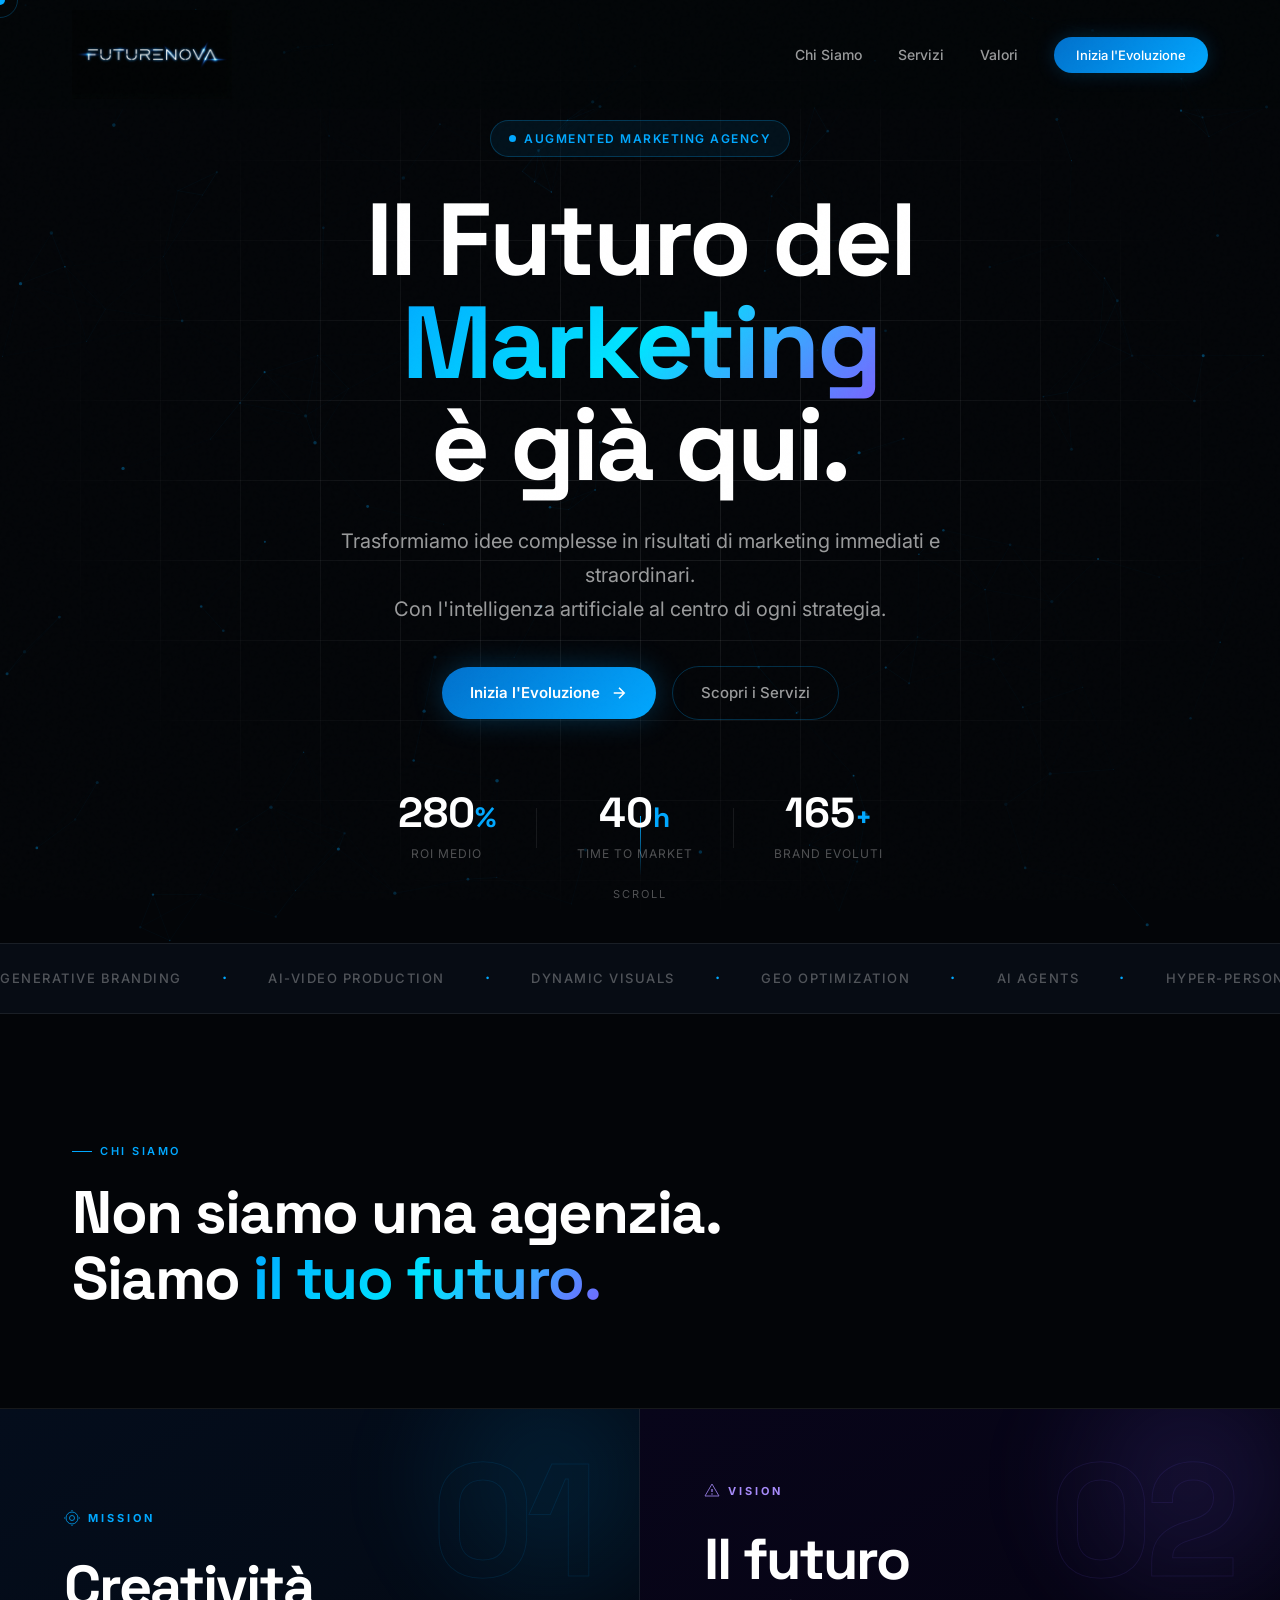
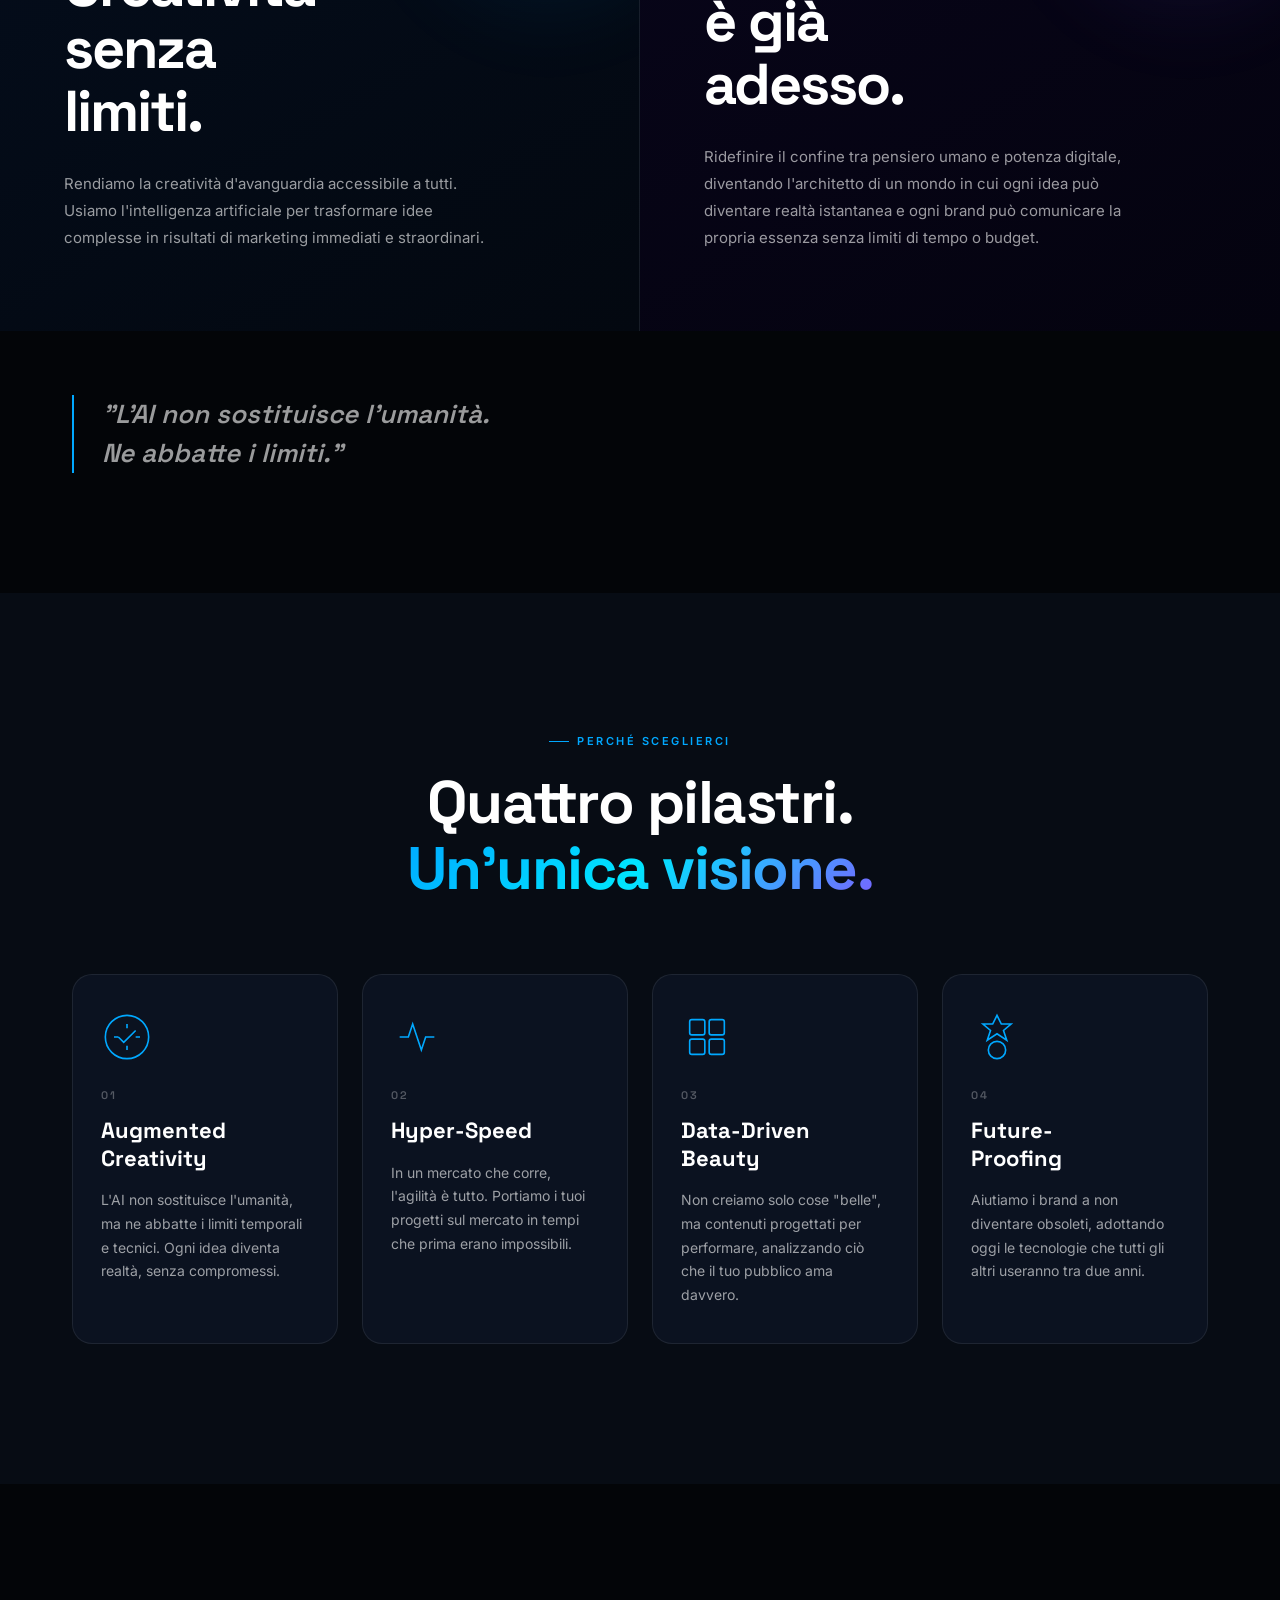
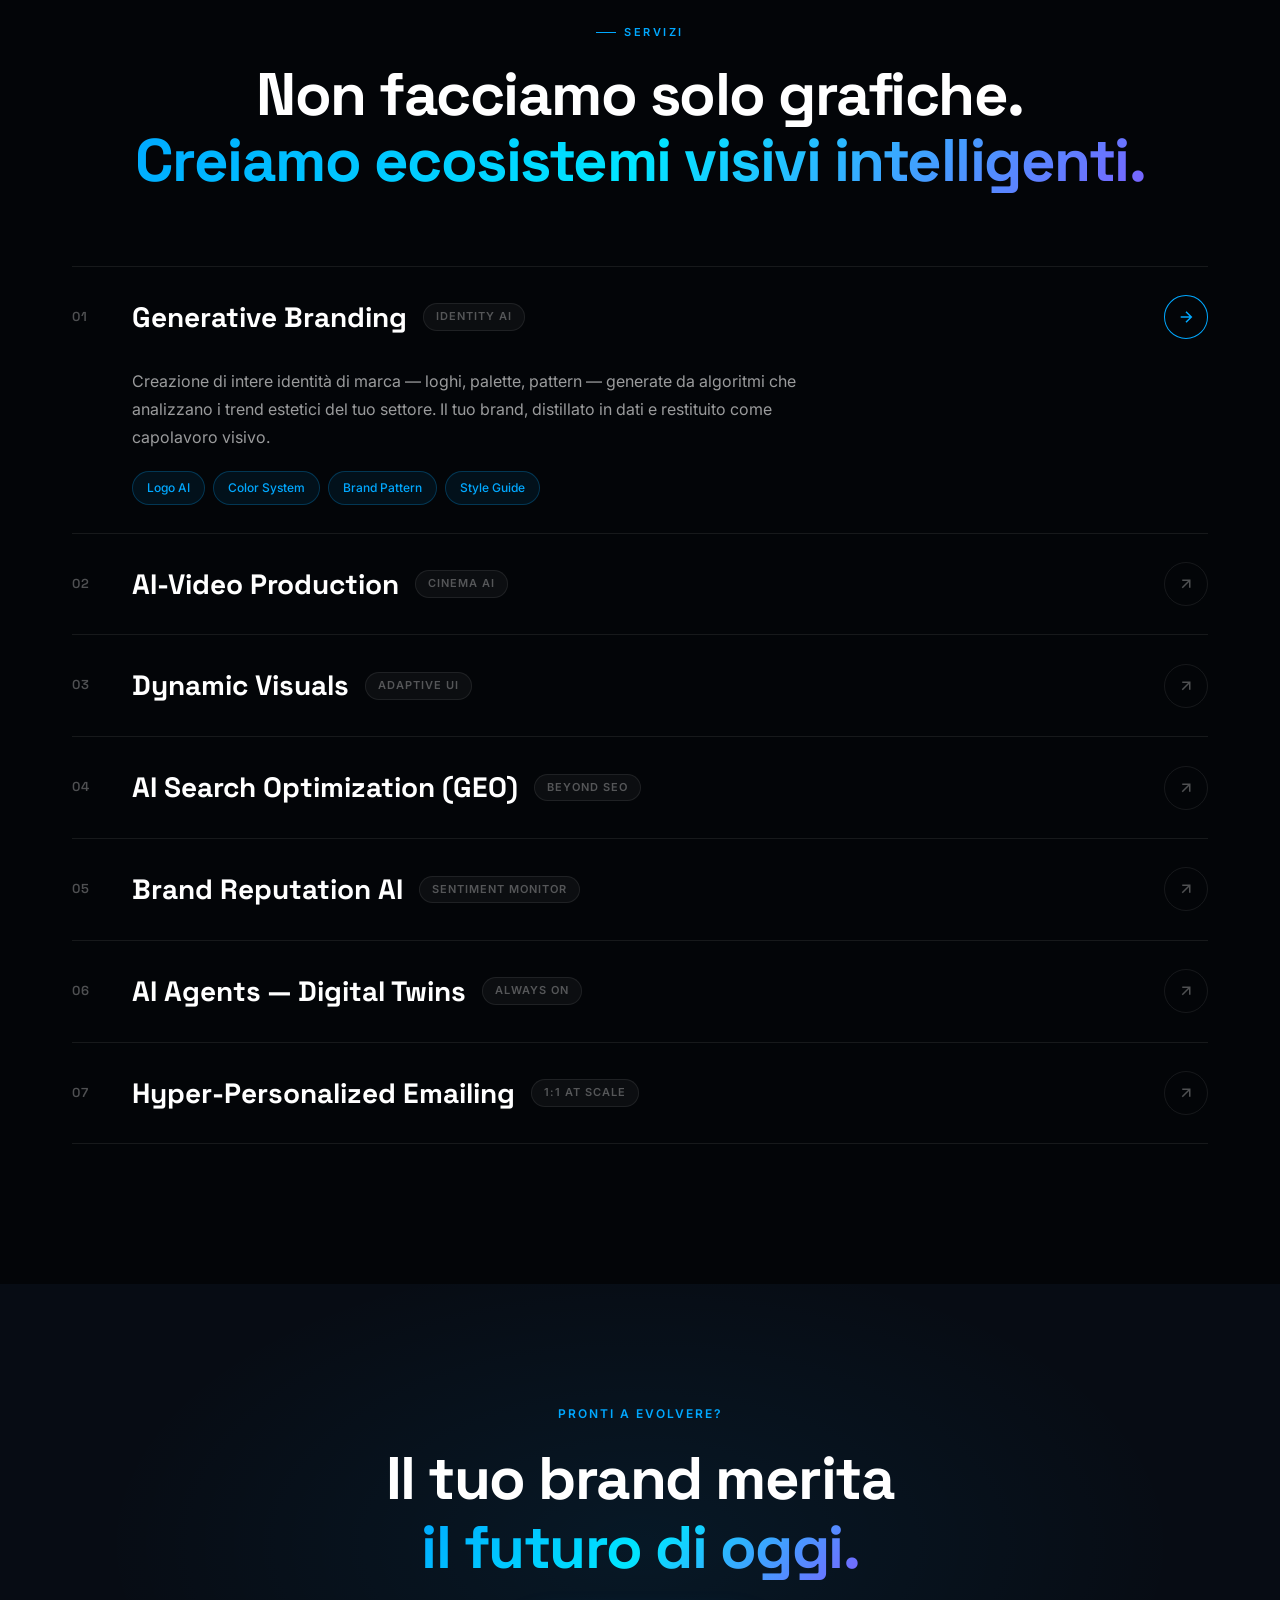
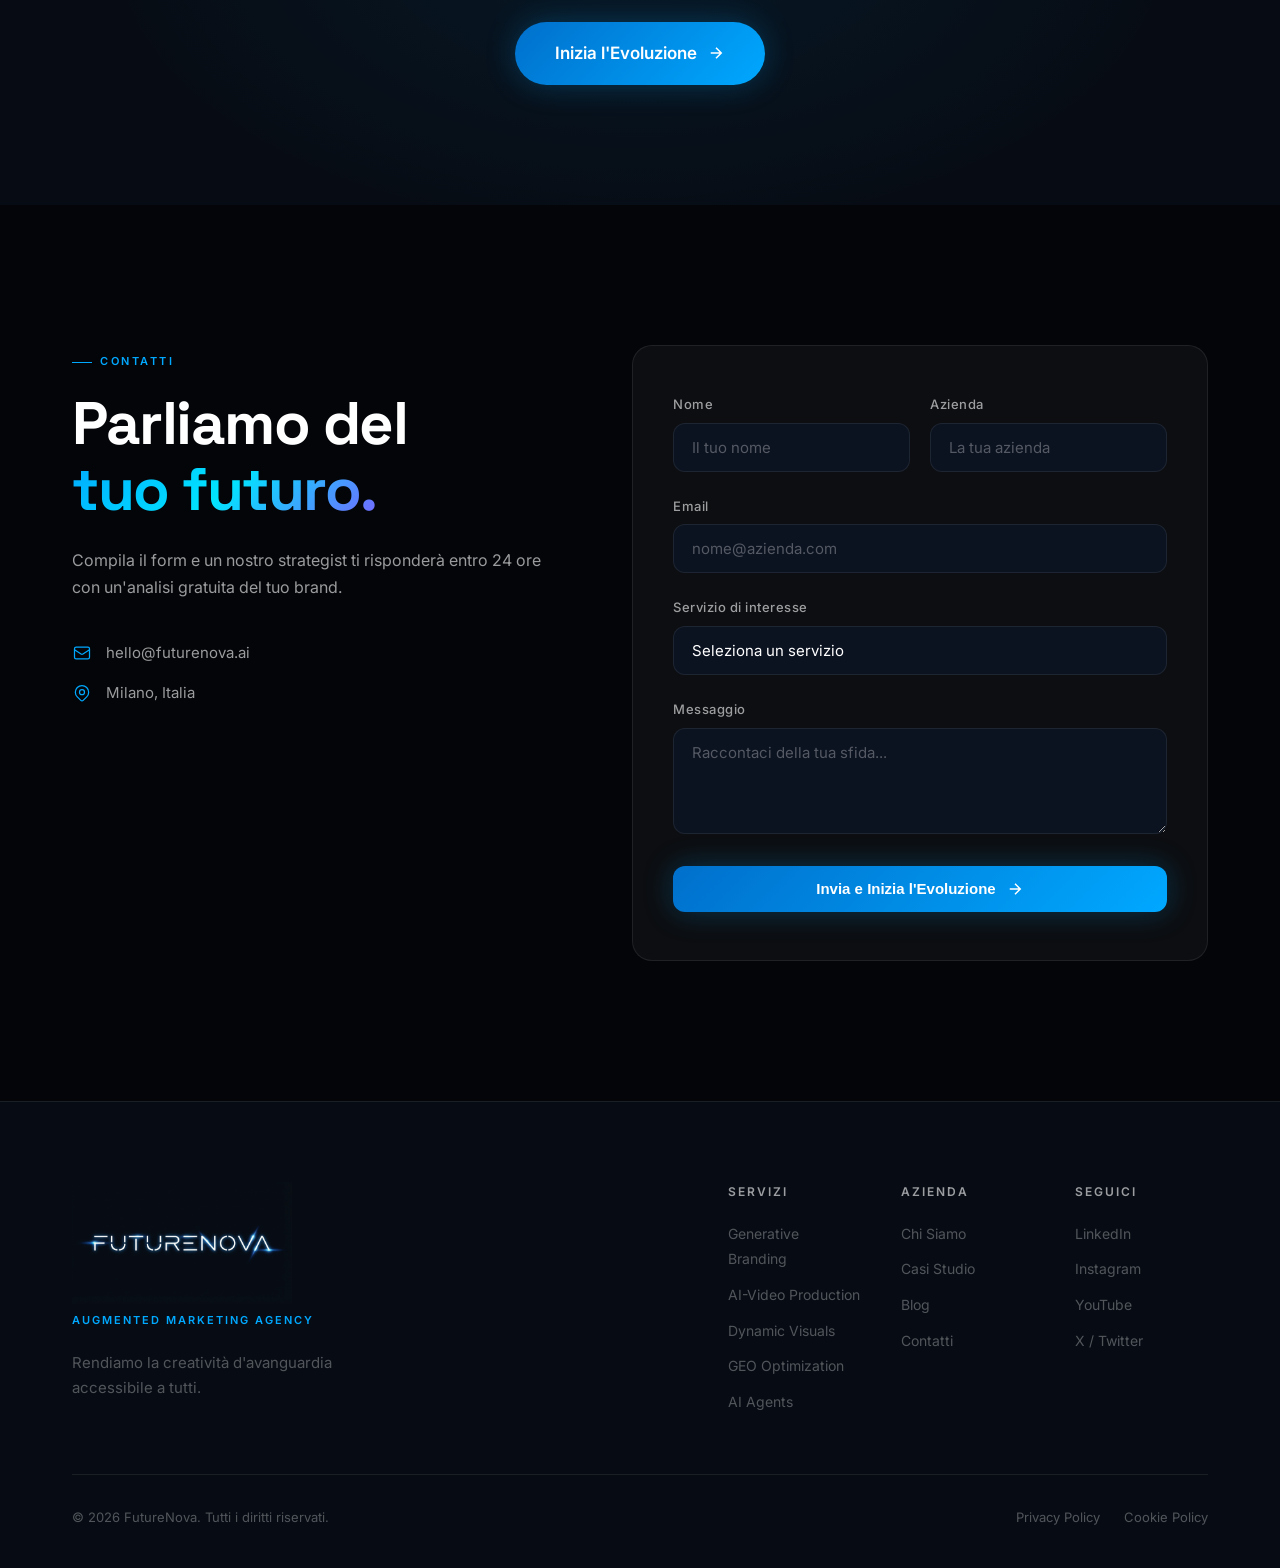
<file: index.html>
<!DOCTYPE html>
<html lang="it">
<head>
  <meta charset="UTF-8" />
  <meta name="viewport" content="width=device-width, initial-scale=1.0" />
  <title>FutureNova — Augmented Marketing Agency</title>
  <link rel="stylesheet" href="styles.css?v=5" />
  <link rel="preconnect" href="https://fonts.googleapis.com" />
  <link rel="preconnect" href="https://fonts.gstatic.com" crossorigin />
  <link href="https://fonts.googleapis.com/css2?family=Orbitron:wght@900&family=Inter:wght@300;400;500;600;700;900&family=Space+Grotesk:wght@300;400;500;600;700&display=swap" rel="stylesheet" />
</head>
<body>

  <!-- NOISE OVERLAY -->
  <div class="noise-overlay"></div>

  <!-- CURSOR -->
  <div class="cursor" id="cursor"></div>
  <div class="cursor-follower" id="cursorFollower"></div>

  <!-- NAV -->
  <nav class="nav" id="nav">
    <div class="nav-inner">
      <a href="#" class="nav-logo">
        <img src="logo.jpeg" alt="FutureNova" class="logo-img" />
      </a>
      <ul class="nav-links">
        <li><a href="#chi-siamo">Chi Siamo</a></li>
        <li><a href="#servizi">Servizi</a></li>
        <li><a href="#pilastri">Valori</a></li>
        <li><a href="#contatti" class="nav-cta">Inizia l'Evoluzione</a></li>
      </ul>
      <button class="hamburger" id="hamburger" aria-label="Menu">
        <span></span><span></span><span></span>
      </button>
    </div>
  </nav>

  <!-- MOBILE MENU -->
  <div class="mobile-menu" id="mobileMenu">
    <ul>
      <li><a href="#chi-siamo" class="mobile-link">Chi Siamo</a></li>
      <li><a href="#servizi" class="mobile-link">Servizi</a></li>
      <li><a href="#pilastri" class="mobile-link">Valori</a></li>
      <li><a href="#contatti" class="mobile-link">Inizia l'Evoluzione</a></li>
    </ul>
  </div>

  <!-- HERO -->
  <section class="hero" id="hero">
    <canvas class="hero-canvas" id="heroCanvas"></canvas>
    <div class="hero-grid-lines"></div>
    <div class="hero-content">
      <div class="hero-badge reveal">
        <span class="badge-dot"></span>
        Augmented Marketing Agency
      </div>
      <h1 class="hero-title reveal">
        Il Futuro del<br />
        <span class="gradient-text">Marketing</span><br />
        è già qui.
      </h1>
      <p class="hero-sub reveal">
        Trasformiamo idee complesse in risultati di marketing immediati e straordinari.<br />
        Con l'intelligenza artificiale al centro di ogni strategia.
      </p>
      <div class="hero-actions reveal">
        <a href="#contatti" class="btn-primary">
          <span>Inizia l'Evoluzione</span>
          <svg viewBox="0 0 24 24" fill="none" stroke="currentColor" stroke-width="2"><path d="M5 12h14M12 5l7 7-7 7"/></svg>
        </a>
        <a href="#servizi" class="btn-ghost">Scopri i Servizi</a>
      </div>
      <div class="hero-stats reveal">
        <div class="stat">
          <span class="stat-num" data-target="340">0</span><span class="stat-suffix">%</span>
          <span class="stat-label">ROI Medio</span>
        </div>
        <div class="stat-divider"></div>
        <div class="stat">
          <span class="stat-num" data-target="48">0</span><span class="stat-suffix">h</span>
          <span class="stat-label">Time to Market</span>
        </div>
        <div class="stat-divider"></div>
        <div class="stat">
          <span class="stat-num" data-target="200">0</span><span class="stat-suffix">+</span>
          <span class="stat-label">Brand Evoluti</span>
        </div>
      </div>
    </div>
    <div class="hero-scroll-indicator">
      <div class="scroll-line"></div>
      <span>Scroll</span>
    </div>
  </section>

  <!-- MARQUEE -->
  <div class="marquee-wrapper">
    <div class="marquee-track">
      <span>Generative Branding</span><span class="dot">·</span>
      <span>AI-Video Production</span><span class="dot">·</span>
      <span>Dynamic Visuals</span><span class="dot">·</span>
      <span>GEO Optimization</span><span class="dot">·</span>
      <span>AI Agents</span><span class="dot">·</span>
      <span>Hyper-Personalized Email</span><span class="dot">·</span>
      <span>Brand Reputation AI</span><span class="dot">·</span>
      <span>Generative Branding</span><span class="dot">·</span>
      <span>AI-Video Production</span><span class="dot">·</span>
      <span>Dynamic Visuals</span><span class="dot">·</span>
      <span>GEO Optimization</span><span class="dot">·</span>
      <span>AI Agents</span><span class="dot">·</span>
      <span>Hyper-Personalized Email</span><span class="dot">·</span>
      <span>Brand Reputation AI</span><span class="dot">·</span>
    </div>
  </div>

  <!-- CHI SIAMO -->
  <section class="about" id="chi-siamo">
    <div class="container">
      <div class="about-intro">
        <div class="section-label reveal">Chi Siamo</div>
        <h2 class="section-title reveal">
          Non siamo una agenzia.<br />Siamo
          <span class="gradient-text">il tuo futuro.</span>
        </h2>
      </div>
    </div>

    <div class="mv-showcase">

      <div class="mv-pane mv-pane--m reveal">
        <div class="mv-pane-num" aria-hidden="true">01</div>
        <div class="mv-pane-inner">
          <div class="mv-pane-label">
            <svg width="16" height="16" viewBox="0 0 16 16" fill="none"><circle cx="8" cy="8" r="6" stroke="currentColor" stroke-width="1"/><circle cx="8" cy="8" r="2.5" stroke="currentColor" stroke-width="1"/><line x1="8" y1="1" x2="8" y2="0" stroke="currentColor"/><line x1="8" y1="15" x2="8" y2="16" stroke="currentColor"/><line x1="1" y1="8" x2="0" y2="8" stroke="currentColor"/><line x1="15" y1="8" x2="16" y2="8" stroke="currentColor"/></svg>
            Mission
          </div>
          <h3 class="mv-pane-title">Creatività<br/>senza<br/>limiti.</h3>
          <p>Rendiamo la creatività d'avanguardia accessibile a tutti. Usiamo l'intelligenza artificiale per trasformare idee complesse in risultati di marketing immediati e straordinari.</p>
        </div>
        <div class="mv-pane-orb"></div>
        <div class="mv-pane-grid"></div>
      </div>

      <div class="mv-pane mv-pane--v reveal" data-delay="200">
        <div class="mv-pane-num" aria-hidden="true">02</div>
        <div class="mv-pane-inner">
          <div class="mv-pane-label mv-pane-label--v">
            <svg width="16" height="16" viewBox="0 0 16 16" fill="none"><polygon points="8,1 15,13 1,13" stroke="currentColor" stroke-width="1" fill="none"/><line x1="8" y1="6" x2="8" y2="9" stroke="currentColor" stroke-width="1.5"/><circle cx="8" cy="11" r="0.8" fill="currentColor"/></svg>
            Vision
          </div>
          <h3 class="mv-pane-title">Il futuro<br/>è già<br/>adesso.</h3>
          <p>Ridefinire il confine tra pensiero umano e potenza digitale, diventando l'architetto di un mondo in cui ogni idea può diventare realtà istantanea e ogni brand può comunicare la propria essenza senza limiti di tempo o budget.</p>
        </div>
        <div class="mv-pane-orb mv-pane-orb--v"></div>
        <div class="mv-pane-grid"></div>
      </div>

    </div>

    <div class="container">
      <div class="about-quote reveal">
        <blockquote>
          "L'AI non sostituisce l'umanità.<br />
          Ne abbatte i limiti."
        </blockquote>
      </div>
    </div>
  </section>

  <!-- PILASTRI -->
  <section class="pillars" id="pilastri">
    <div class="container">
      <div class="section-header">
        <div class="section-label reveal">Perché Sceglierci</div>
        <h2 class="section-title reveal">Quattro pilastri.<br /><span class="gradient-text">Un'unica visione.</span></h2>
      </div>
      <div class="pillars-grid">
        <div class="pillar-card reveal" data-delay="0">
          <div class="pillar-icon">
            <svg viewBox="0 0 48 48" fill="none" stroke="currentColor" stroke-width="1.5">
              <path d="M24 4C13 4 4 13 4 24s9 20 20 20 20-9 20-20S35 4 24 4z"/>
              <path d="M16 24l5 5 11-11"/>
              <path d="M24 12v4M24 32v4M12 24h4M32 24h4"/>
            </svg>
          </div>
          <div class="pillar-num">01</div>
          <h3>Augmented<br />Creativity</h3>
          <p>L'AI non sostituisce l'umanità, ma ne abbatte i limiti temporali e tecnici. Ogni idea diventa realtà, senza compromessi.</p>
        </div>
        <div class="pillar-card reveal" data-delay="100">
          <div class="pillar-icon">
            <svg viewBox="0 0 48 48" fill="none" stroke="currentColor" stroke-width="1.5">
              <path d="M8 24h8l4-12 8 24 4-12h8"/>
            </svg>
          </div>
          <div class="pillar-num">02</div>
          <h3>Hyper-Speed</h3>
          <p>In un mercato che corre, l'agilità è tutto. Portiamo i tuoi progetti sul mercato in tempi che prima erano impossibili.</p>
        </div>
        <div class="pillar-card reveal" data-delay="200">
          <div class="pillar-icon">
            <svg viewBox="0 0 48 48" fill="none" stroke="currentColor" stroke-width="1.5">
              <rect x="8" y="8" width="14" height="14" rx="2"/>
              <rect x="26" y="8" width="14" height="14" rx="2"/>
              <rect x="8" y="26" width="14" height="14" rx="2"/>
              <rect x="26" y="26" width="14" height="14" rx="2"/>
            </svg>
          </div>
          <div class="pillar-num">03</div>
          <h3>Data-Driven<br />Beauty</h3>
          <p>Non creiamo solo cose "belle", ma contenuti progettati per performare, analizzando ciò che il tuo pubblico ama davvero.</p>
        </div>
        <div class="pillar-card reveal" data-delay="300">
          <div class="pillar-icon">
            <svg viewBox="0 0 48 48" fill="none" stroke="currentColor" stroke-width="1.5">
              <path d="M24 4l4 8h9l-7 6 3 9-9-6-9 6 3-9-7-6h9z"/>
              <circle cx="24" cy="36" r="8"/>
            </svg>
          </div>
          <div class="pillar-num">04</div>
          <h3>Future-<br />Proofing</h3>
          <p>Aiutiamo i brand a non diventare obsoleti, adottando oggi le tecnologie che tutti gli altri useranno tra due anni.</p>
        </div>
      </div>
    </div>
  </section>

  <!-- SERVIZI -->
  <section class="services" id="servizi">
    <div class="container">
      <div class="section-header">
        <div class="section-label reveal">Servizi</div>
        <h2 class="section-title reveal">Non facciamo solo grafiche.<br /><span class="gradient-text">Creiamo ecosistemi visivi intelligenti.</span></h2>
      </div>
      <div class="services-list">

        <div class="service-item reveal">
          <div class="service-header">
            <div class="service-num">01</div>
            <div class="service-title-wrap">
              <h3>Generative Branding</h3>
              <div class="service-tag">Identity AI</div>
            </div>
            <div class="service-arrow">
              <svg viewBox="0 0 24 24" fill="none" stroke="currentColor" stroke-width="2"><path d="M7 17L17 7M7 7h10v10"/></svg>
            </div>
          </div>
          <div class="service-body">
            <p>Creazione di intere identità di marca — loghi, palette, pattern — generate da algoritmi che analizzano i trend estetici del tuo settore. Il tuo brand, distillato in dati e restituito come capolavoro visivo.</p>
            <div class="service-tags">
              <span>Logo AI</span><span>Color System</span><span>Brand Pattern</span><span>Style Guide</span>
            </div>
          </div>
        </div>

        <div class="service-item reveal">
          <div class="service-header">
            <div class="service-num">02</div>
            <div class="service-title-wrap">
              <h3>AI-Video Production</h3>
              <div class="service-tag">Cinema AI</div>
            </div>
            <div class="service-arrow">
              <svg viewBox="0 0 24 24" fill="none" stroke="currentColor" stroke-width="2"><path d="M7 17L17 7M7 7h10v10"/></svg>
            </div>
          </div>
          <div class="service-body">
            <p>Video promozionali e cinematici ad alta risoluzione senza set fotografici, attori o location. Ottimizzati per l'engagement sui social. Produzione professionale al costo di un post.</p>
            <div class="service-tags">
              <span>Spot Video</span><span>Reel Social</span><span>Brand Film</span><span>UGC AI</span>
            </div>
          </div>
        </div>

        <div class="service-item reveal">
          <div class="service-header">
            <div class="service-num">03</div>
            <div class="service-title-wrap">
              <h3>Dynamic Visuals</h3>
              <div class="service-tag">Adaptive UI</div>
            </div>
            <div class="service-arrow">
              <svg viewBox="0 0 24 24" fill="none" stroke="currentColor" stroke-width="2"><path d="M7 17L17 7M7 7h10v10"/></svg>
            </div>
          </div>
          <div class="service-body">
            <p>Contenuti grafici per il sito web che cambiano in tempo reale in base a chi li sta guardando. Colori diversi, messaggi diversi, esperienze diverse — per ogni utente, il suo universo.</p>
            <div class="service-tags">
              <span>Personalization</span><span>A/B Automation</span><span>Dynamic Copy</span><span>Real-time UX</span>
            </div>
          </div>
        </div>

        <div class="service-item reveal">
          <div class="service-header">
            <div class="service-num">04</div>
            <div class="service-title-wrap">
              <h3>AI Search Optimization (GEO)</h3>
              <div class="service-tag">Beyond SEO</div>
            </div>
            <div class="service-arrow">
              <svg viewBox="0 0 24 24" fill="none" stroke="currentColor" stroke-width="2"><path d="M7 17L17 7M7 7h10v10"/></svg>
            </div>
          </div>
          <div class="service-body">
            <p>Non più solo SEO per Google. Ottimizzazione per i motori di risposta — ChatGPT, Perplexity, Gemini — per far apparire il tuo brand nelle risposte vocali e testuali dell'AI.</p>
            <div class="service-tags">
              <span>GEO Strategy</span><span>AI Citations</span><span>Voice Search</span><span>LLM Visibility</span>
            </div>
          </div>
        </div>

        <div class="service-item reveal">
          <div class="service-header">
            <div class="service-num">05</div>
            <div class="service-title-wrap">
              <h3>Brand Reputation AI</h3>
              <div class="service-tag">Sentiment Monitor</div>
            </div>
            <div class="service-arrow">
              <svg viewBox="0 0 24 24" fill="none" stroke="currentColor" stroke-width="2"><path d="M7 17L17 7M7 7h10v10"/></svg>
            </div>
          </div>
          <div class="service-body">
            <p>Monitoraggio costante della reputazione online tramite algoritmi che intercettano le emozioni degli utenti e suggeriscono come rispondere — prima che una crisi diventi un terremoto.</p>
            <div class="service-tags">
              <span>Sentiment AI</span><span>Crisis Prediction</span><span>Review Management</span><span>Trend Alert</span>
            </div>
          </div>
        </div>

        <div class="service-item reveal">
          <div class="service-header">
            <div class="service-num">06</div>
            <div class="service-title-wrap">
              <h3>AI Agents — Digital Twins</h3>
              <div class="service-tag">Always On</div>
            </div>
            <div class="service-arrow">
              <svg viewBox="0 0 24 24" fill="none" stroke="currentColor" stroke-width="2"><path d="M7 17L17 7M7 7h10v10"/></svg>
            </div>
          </div>
          <div class="service-body">
            <p>Assistenti virtuali personalizzati che vendono, rispondono e assistono i clienti 24 ore su 24 con linguaggio naturale. Il tuo miglior collaboratore — che non dorme mai.</p>
            <div class="service-tags">
              <span>Chatbot AI</span><span>Sales Agent</span><span>Customer Care</span><span>Digital Twin</span>
            </div>
          </div>
        </div>

        <div class="service-item reveal">
          <div class="service-header">
            <div class="service-num">07</div>
            <div class="service-title-wrap">
              <h3>Hyper-Personalized Emailing</h3>
              <div class="service-tag">1:1 at Scale</div>
            </div>
            <div class="service-arrow">
              <svg viewBox="0 0 24 24" fill="none" stroke="currentColor" stroke-width="2"><path d="M7 17L17 7M7 7h10v10"/></svg>
            </div>
          </div>
          <div class="service-body">
            <p>Campagne email dove ogni singolo utente riceve un testo e un'offerta unica, scritta dall'AI in base al suo comportamento d'acquisto. Un milione di email, un milione di conversazioni.</p>
            <div class="service-tags">
              <span>Behavioral AI</span><span>Dynamic Content</span><span>Predictive Send</span><span>Conversion AI</span>
            </div>
          </div>
        </div>

      </div>
    </div>
  </section>

  <!-- CTA BAND -->
  <section class="cta-band">
    <div class="cta-band-bg"></div>
    <div class="container">
      <div class="cta-band-inner reveal">
        <div class="cta-band-label">Pronti a evolvere?</div>
        <h2>Il tuo brand merita<br /><span class="gradient-text">il futuro di oggi.</span></h2>
        <a href="#contatti" class="btn-primary btn-large">
          <span>Inizia l'Evoluzione</span>
          <svg viewBox="0 0 24 24" fill="none" stroke="currentColor" stroke-width="2"><path d="M5 12h14M12 5l7 7-7 7"/></svg>
        </a>
      </div>
    </div>
  </section>

  <!-- CONTATTI -->
  <section class="contact" id="contatti">
    <div class="container">
      <div class="contact-grid">
        <div class="contact-left">
          <div class="section-label reveal">Contatti</div>
          <h2 class="section-title reveal">Parliamo del<br /><span class="gradient-text">tuo futuro.</span></h2>
          <p class="contact-sub reveal">Compila il form e un nostro strategist ti risponderà entro 24 ore con un'analisi gratuita del tuo brand.</p>
          <div class="contact-info reveal">
            <div class="info-item">
              <svg viewBox="0 0 24 24" fill="none" stroke="currentColor" stroke-width="1.5"><path d="M3 8l7.89 5.26a2 2 0 002.22 0L21 8M5 19h14a2 2 0 002-2V7a2 2 0 00-2-2H5a2 2 0 00-2 2v10a2 2 0 002 2z"/></svg>
              <span>hello@futurenova.ai</span>
            </div>
            <div class="info-item">
              <svg viewBox="0 0 24 24" fill="none" stroke="currentColor" stroke-width="1.5"><path d="M17.657 16.657L13.414 20.9a1.998 1.998 0 01-2.827 0l-4.244-4.243a8 8 0 1111.314 0z"/><path d="M15 11a3 3 0 11-6 0 3 3 0 016 0z"/></svg>
              <span>Milano, Italia</span>
            </div>
          </div>
        </div>
        <div class="contact-right">
          <form class="contact-form reveal" id="contactForm">
            <div class="form-row">
              <div class="form-group">
                <label for="name">Nome</label>
                <input type="text" id="name" placeholder="Il tuo nome" required />
              </div>
              <div class="form-group">
                <label for="company">Azienda</label>
                <input type="text" id="company" placeholder="La tua azienda" />
              </div>
            </div>
            <div class="form-group">
              <label for="email">Email</label>
              <input type="email" id="email" placeholder="nome@azienda.com" required />
            </div>
            <div class="form-group">
              <label for="service">Servizio di interesse</label>
              <select id="service">
                <option value="">Seleziona un servizio</option>
                <option>Generative Branding</option>
                <option>AI-Video Production</option>
                <option>Dynamic Visuals</option>
                <option>AI Search Optimization (GEO)</option>
                <option>Brand Reputation AI</option>
                <option>AI Agents — Digital Twins</option>
                <option>Hyper-Personalized Emailing</option>
                <option>Strategia Completa</option>
              </select>
            </div>
            <div class="form-group">
              <label for="message">Messaggio</label>
              <textarea id="message" rows="4" placeholder="Raccontaci della tua sfida..."></textarea>
            </div>
            <button type="submit" class="btn-primary btn-full">
              <span>Invia e Inizia l'Evoluzione</span>
              <svg viewBox="0 0 24 24" fill="none" stroke="currentColor" stroke-width="2"><path d="M5 12h14M12 5l7 7-7 7"/></svg>
            </button>
          </form>
        </div>
      </div>
    </div>
  </section>

  <!-- FOOTER -->
  <footer class="footer">
    <div class="container">
      <div class="footer-top">
        <div class="footer-brand">
          <div class="footer-logo">
            <img src="logo.jpeg" alt="FutureNova" class="logo-img logo-img--footer" />
          </div>
          <p class="footer-tagline">Augmented Marketing Agency</p>
          <p class="footer-mission">Rendiamo la creatività d'avanguardia<br />accessibile a tutti.</p>
        </div>
        <div class="footer-links">
          <div class="footer-col">
            <h4>Servizi</h4>
            <ul>
              <li><a href="#">Generative Branding</a></li>
              <li><a href="#">AI-Video Production</a></li>
              <li><a href="#">Dynamic Visuals</a></li>
              <li><a href="#">GEO Optimization</a></li>
              <li><a href="#">AI Agents</a></li>
            </ul>
          </div>
          <div class="footer-col">
            <h4>Azienda</h4>
            <ul>
              <li><a href="#">Chi Siamo</a></li>
              <li><a href="#">Casi Studio</a></li>
              <li><a href="#">Blog</a></li>
              <li><a href="#">Contatti</a></li>
            </ul>
          </div>
          <div class="footer-col">
            <h4>Seguici</h4>
            <ul>
              <li><a href="#">LinkedIn</a></li>
              <li><a href="#">Instagram</a></li>
              <li><a href="#">YouTube</a></li>
              <li><a href="#">X / Twitter</a></li>
            </ul>
          </div>
        </div>
      </div>
      <div class="footer-bottom">
        <span>© 2026 FutureNova. Tutti i diritti riservati.</span>
        <div class="footer-legal">
          <a href="#">Privacy Policy</a>
          <a href="#">Cookie Policy</a>
        </div>
      </div>
    </div>
  </footer>

  <script src="script.js"></script>
</body>
</html>
</file>
<file: styles.css>
/* ============================================================
   FUTURENOVA — AUGMENTED MARKETING AGENCY
   Styles — Dark Futuristic Theme
   ============================================================ */

/* ── RESET & BASE ── */
*, *::before, *::after { box-sizing: border-box; margin: 0; padding: 0; }

:root {
  --bg:          #030508;
  --bg-2:        #070c14;
  --bg-3:        #0b1220;
  --blue:        #00a8ff;
  --blue-dim:    #0070cc;
  --cyan:        #00e5ff;
  --glow:        rgba(0, 168, 255, 0.35);
  --glow-strong: rgba(0, 168, 255, 0.7);
  --white:       #ffffff;
  --white-60:    rgba(255,255,255,0.6);
  --white-30:    rgba(255,255,255,0.3);
  --white-10:    rgba(255,255,255,0.08);
  --white-5:     rgba(255,255,255,0.04);
  --border:      rgba(255,255,255,0.08);
  --border-blue: rgba(0,168,255,0.25);
  --font-main:   'Space Grotesk', sans-serif;
  --font-body:   'Inter', sans-serif;
  --radius:      12px;
  --radius-lg:   20px;
  --transition:  0.4s cubic-bezier(0.16, 1, 0.3, 1);
}

html { scroll-behavior: smooth; font-size: 16px; }

body {
  background: var(--bg);
  color: var(--white);
  font-family: var(--font-body);
  line-height: 1.6;
  overflow-x: hidden;
  cursor: none;
}

a { text-decoration: none; color: inherit; }
ul { list-style: none; }
img { max-width: 100%; }

/* ── NOISE OVERLAY ── */
.noise-overlay {
  position: fixed; inset: 0; z-index: 1000; pointer-events: none;
  background-image: url("data:image/svg+xml,%3Csvg viewBox='0 0 256 256' xmlns='http://www.w3.org/2000/svg'%3E%3Cfilter id='n'%3E%3CfeTurbulence type='fractalNoise' baseFrequency='0.9' numOctaves='4' stitchTiles='stitch'/%3E%3C/filter%3E%3Crect width='100%25' height='100%25' filter='url(%23n)' opacity='0.04'/%3E%3C/svg%3E");
  opacity: 0.4;
}

/* ── CUSTOM CURSOR ── */
.cursor {
  position: fixed; width: 10px; height: 10px; border-radius: 50%;
  background: var(--blue); pointer-events: none; z-index: 9999;
  transform: translate(-50%, -50%); transition: transform 0.1s, background 0.3s;
  mix-blend-mode: screen;
}
.cursor-follower {
  position: fixed; width: 36px; height: 36px; border-radius: 50%;
  border: 1px solid var(--border-blue); pointer-events: none; z-index: 9998;
  transform: translate(-50%, -50%); transition: transform 0.15s ease, width 0.3s, height 0.3s, opacity 0.3s;
  mix-blend-mode: screen;
}
body:hover .cursor-follower { opacity: 1; }

/* ── CONTAINER ── */
.container {
  max-width: 1200px;
  margin: 0 auto;
  padding: 0 32px;
}

/* ── TYPOGRAPHY ── */
.gradient-text {
  background: linear-gradient(135deg, var(--blue) 0%, var(--cyan) 50%, #7b61ff 100%);
  -webkit-background-clip: text;
  -webkit-text-fill-color: transparent;
  background-clip: text;
}

.section-label {
  display: inline-flex; align-items: center; gap: 8px;
  font-size: 11px; font-weight: 600; letter-spacing: 2.5px; text-transform: uppercase;
  color: var(--blue); margin-bottom: 20px;
}
.section-label::before {
  content: ''; display: block; width: 20px; height: 1px; background: var(--blue);
}

.section-title {
  font-family: var(--font-main); font-size: clamp(36px, 5vw, 60px);
  font-weight: 700; line-height: 1.1; letter-spacing: -1.5px;
  margin-bottom: 24px;
}

.section-header { text-align: center; margin-bottom: 72px; }
.section-header .section-label { display: flex; justify-content: center; }

/* ── REVEAL ANIMATION ── */
.reveal {
  opacity: 0; transform: translateY(30px);
  transition: opacity 0.7s var(--transition), transform 0.7s var(--transition);
}
.reveal.visible { opacity: 1; transform: translateY(0); }
[data-delay="100"] { transition-delay: 0.1s; }
[data-delay="200"] { transition-delay: 0.2s; }
[data-delay="300"] { transition-delay: 0.3s; }

/* ── BUTTONS ── */
.btn-primary {
  display: inline-flex; align-items: center; gap: 10px;
  padding: 14px 28px; border-radius: 100px;
  background: linear-gradient(135deg, var(--blue-dim), var(--blue));
  color: var(--white); font-weight: 600; font-size: 15px;
  position: relative; overflow: hidden;
  transition: all var(--transition); border: none; cursor: none;
  box-shadow: 0 0 30px rgba(0,168,255,0.25);
}
.btn-primary::before {
  content: ''; position: absolute; inset: 0;
  background: linear-gradient(135deg, var(--cyan), var(--blue));
  opacity: 0; transition: opacity 0.3s;
}
.btn-primary:hover::before { opacity: 1; }
.btn-primary:hover { box-shadow: 0 0 50px rgba(0,168,255,0.5); transform: translateY(-2px); }
.btn-primary span, .btn-primary svg { position: relative; z-index: 1; }
.btn-primary svg { width: 18px; height: 18px; }

.btn-ghost {
  display: inline-flex; align-items: center; gap: 10px;
  padding: 14px 28px; border-radius: 100px;
  border: 1px solid var(--border-blue); color: var(--white-60);
  font-weight: 500; font-size: 15px; cursor: none;
  transition: all var(--transition);
}
.btn-ghost:hover { border-color: var(--blue); color: var(--white); background: var(--white-5); }

.btn-large { padding: 18px 40px; font-size: 17px; }
.btn-full { width: 100%; justify-content: center; border-radius: var(--radius); }

/* ── NAV ── */
.nav {
  position: fixed; top: 0; left: 0; right: 0; z-index: 900;
  padding: 10px 0;
  background: rgba(3, 5, 8, 0.6);
  transition: all 0.4s;
}
.nav.scrolled {
  background: rgba(3, 5, 8, 0.92);
  backdrop-filter: blur(20px);
  border-bottom: 1px solid var(--border);
  padding: 8px 0;
}
.nav-inner {
  max-width: 1200px; margin: 0 auto; padding: 0 32px;
  display: flex; align-items: center; justify-content: space-between;
}
.nav-logo {
  display: flex; flex-direction: column; gap: 2px;
}
.logo-tag {
  font-size: 9px; letter-spacing: 2px; text-transform: uppercase;
  color: var(--white-30); font-weight: 400; margin-top: 3px;
}

/* ── LOGO IMAGE ── */
.logo-img {
  display: block;
  width: 160px;
  height: auto;
  mix-blend-mode: screen;
}
.logo-img--footer {
  width: 220px;
  height: auto;
}
.nav-links {
  display: flex; align-items: center; gap: 36px;
}
.nav-links a {
  font-size: 14px; font-weight: 500; color: var(--white-60);
  transition: color 0.2s; cursor: none;
}
.nav-links a:hover { color: var(--white); }
.nav-cta {
  padding: 10px 22px; border-radius: 100px;
  background: linear-gradient(135deg, var(--blue-dim), var(--blue)) !important;
  color: var(--white) !important;
  font-size: 13px !important;
  box-shadow: 0 0 20px rgba(0,168,255,0.2);
  transition: all var(--transition) !important;
}
.nav-cta:hover { box-shadow: 0 0 35px rgba(0,168,255,0.45) !important; transform: translateY(-1px); }

.hamburger {
  display: none; flex-direction: column; gap: 5px;
  background: none; border: none; cursor: none; padding: 4px;
}
.hamburger span {
  display: block; width: 24px; height: 1.5px; background: var(--white-60);
  transition: all 0.3s;
}
.hamburger.open span:nth-child(1) { transform: translateY(6.5px) rotate(45deg); }
.hamburger.open span:nth-child(2) { opacity: 0; }
.hamburger.open span:nth-child(3) { transform: translateY(-6.5px) rotate(-45deg); }

/* ── MOBILE MENU ── */
.mobile-menu {
  position: fixed; inset: 0; z-index: 850;
  background: rgba(3, 5, 8, 0.97); backdrop-filter: blur(20px);
  display: flex; align-items: center; justify-content: center;
  opacity: 0; pointer-events: none; transition: opacity 0.3s;
}
.mobile-menu.open { opacity: 1; pointer-events: all; }
.mobile-menu ul { display: flex; flex-direction: column; gap: 32px; text-align: center; }
.mobile-menu a {
  font-family: var(--font-main); font-size: 40px; font-weight: 700;
  color: var(--white-60); transition: color 0.2s; cursor: none;
}
.mobile-menu a:hover { color: var(--white); }

/* ── HERO ── */
.hero {
  position: relative; min-height: 100vh;
  display: flex; align-items: center; justify-content: center;
  overflow: hidden;
}
.hero-canvas {
  position: absolute; inset: 0; width: 100%; height: 100%;
  opacity: 0.6;
}
.hero-grid-lines {
  position: absolute; inset: 0;
  background-image:
    linear-gradient(var(--border) 1px, transparent 1px),
    linear-gradient(90deg, var(--border) 1px, transparent 1px);
  background-size: 80px 80px;
  mask-image: radial-gradient(ellipse at center, black 20%, transparent 70%);
}
.hero-content {
  position: relative; z-index: 10; text-align: center;
  padding: 120px 32px 80px; max-width: 900px;
}
.hero-badge {
  display: inline-flex; align-items: center; gap: 8px;
  padding: 8px 18px; border-radius: 100px;
  border: 1px solid var(--border-blue);
  background: rgba(0,168,255,0.08);
  font-size: 12px; letter-spacing: 1.5px; text-transform: uppercase;
  color: var(--blue); font-weight: 600; margin-bottom: 32px;
}
.badge-dot {
  width: 7px; height: 7px; border-radius: 50%; background: var(--blue);
  animation: pulse-dot 1.5s ease infinite;
}
@keyframes pulse-dot {
  0%, 100% { box-shadow: 0 0 0 0 rgba(0,168,255,0.6); }
  50% { box-shadow: 0 0 0 6px rgba(0,168,255,0); }
}
.hero-title {
  font-family: var(--font-main);
  font-size: clamp(52px, 8vw, 110px);
  font-weight: 900; line-height: 1.0; letter-spacing: -3px;
  margin-bottom: 28px;
}
.hero-sub {
  font-size: clamp(16px, 2vw, 20px); color: var(--white-60);
  max-width: 600px; margin: 0 auto 40px; line-height: 1.7;
}
.hero-actions {
  display: flex; align-items: center; justify-content: center; gap: 16px;
  flex-wrap: wrap; margin-bottom: 72px;
}
.hero-stats {
  display: flex; align-items: center; justify-content: center;
  gap: 40px; flex-wrap: wrap;
}
.stat { text-align: center; }
.stat-num {
  font-family: var(--font-main); font-size: 42px; font-weight: 700;
  color: var(--white); line-height: 1;
}
.stat-suffix {
  font-family: var(--font-main); font-size: 28px; font-weight: 700;
  color: var(--blue);
}
.stat-label {
  display: block; font-size: 12px; color: var(--white-30);
  letter-spacing: 1px; text-transform: uppercase; margin-top: 4px;
}
.stat-divider {
  width: 1px; height: 40px; background: var(--border);
}

.hero-scroll-indicator {
  position: absolute; bottom: 40px; left: 50%; transform: translateX(-50%);
  display: flex; flex-direction: column; align-items: center; gap: 10px;
  font-size: 11px; letter-spacing: 2px; text-transform: uppercase;
  color: var(--white-30);
}
.scroll-line {
  width: 1px; height: 60px;
  background: linear-gradient(to bottom, var(--blue), transparent);
  animation: scroll-anim 2s ease infinite;
}
@keyframes scroll-anim {
  0% { transform: scaleY(0); transform-origin: top; }
  50% { transform: scaleY(1); transform-origin: top; }
  51% { transform: scaleY(1); transform-origin: bottom; }
  100% { transform: scaleY(0); transform-origin: bottom; }
}

/* ── MARQUEE ── */
.marquee-wrapper {
  overflow: hidden; border-top: 1px solid var(--border); border-bottom: 1px solid var(--border);
  background: var(--bg-2); padding: 20px 0;
}
.marquee-track {
  display: flex; gap: 40px; align-items: center;
  white-space: nowrap;
  animation: marquee 30s linear infinite;
  font-size: 13px; font-weight: 500; letter-spacing: 1.5px;
  text-transform: uppercase; color: var(--white-30);
}
.marquee-track .dot { color: var(--blue); font-size: 18px; }
@keyframes marquee {
  0% { transform: translateX(0); }
  100% { transform: translateX(-50%); }
}

/* ── ABOUT ── */
.about {
  padding: 120px 0 0;
  background: var(--bg);
}
.about-intro { padding-bottom: 72px; }

/* ── MISSION / VISION — DRAMATIC PANELS ── */
.mv-showcase {
  display: grid; grid-template-columns: 1fr 1fr;
  border-top: 1px solid var(--border);
}

.mv-pane {
  position: relative; overflow: hidden;
  padding: 72px 64px 80px;
  display: flex; flex-direction: column; justify-content: flex-end;
  min-height: 520px;
  transition: background 0.5s;
}

.mv-pane--m {
  background: linear-gradient(150deg, #040d1c 0%, #030810 100%);
  border-right: 1px solid var(--border);
}
.mv-pane--v {
  background: linear-gradient(150deg, #08051a 0%, #04030f 100%);
}

/* Subtle dot-grid texture */
.mv-pane-grid {
  position: absolute; inset: 0; pointer-events: none;
  background-image: radial-gradient(circle, rgba(255,255,255,0.06) 1px, transparent 1px);
  background-size: 28px 28px;
  mask-image: linear-gradient(to bottom, transparent 0%, black 40%, black 80%, transparent 100%);
  opacity: 0; transition: opacity 0.5s;
}
.mv-pane:hover .mv-pane-grid { opacity: 1; }

/* Glowing orb */
.mv-pane-orb {
  position: absolute; border-radius: 50%; pointer-events: none;
  width: 380px; height: 380px;
  top: -120px; right: -100px;
  background: radial-gradient(circle, rgba(0,168,255,0.12) 0%, transparent 65%);
  filter: blur(30px);
  transition: transform 0.8s var(--transition), opacity 0.5s;
}
.mv-pane-orb--v {
  background: radial-gradient(circle, rgba(123,97,255,0.14) 0%, transparent 65%);
}
.mv-pane:hover .mv-pane-orb { transform: scale(1.2) translate(10px, -10px); }

/* Giant background number */
.mv-pane-num {
  position: absolute; top: 32px; right: 48px;
  font-family: var(--font-main); font-size: 160px; font-weight: 900;
  line-height: 1; letter-spacing: -8px;
  pointer-events: none; user-select: none;
  color: transparent;
  -webkit-text-stroke: 1px rgba(255,255,255,0.06);
  transition: -webkit-text-stroke 0.4s;
}
.mv-pane--m .mv-pane-num { -webkit-text-stroke-color: rgba(0,168,255,0.10); }
.mv-pane--v .mv-pane-num { -webkit-text-stroke-color: rgba(123,97,255,0.10); }
.mv-pane:hover .mv-pane-num { -webkit-text-stroke-width: 1.5px; }
.mv-pane--m:hover .mv-pane-num { -webkit-text-stroke-color: rgba(0,168,255,0.18); }
.mv-pane--v:hover .mv-pane-num { -webkit-text-stroke-color: rgba(123,97,255,0.20); }

/* Content */
.mv-pane-inner { position: relative; z-index: 2; }

.mv-pane-label {
  display: inline-flex; align-items: center; gap: 8px;
  font-size: 11px; font-weight: 700; letter-spacing: 3px; text-transform: uppercase;
  color: var(--blue); margin-bottom: 28px;
}
.mv-pane-label svg { opacity: 0.8; }
.mv-pane-label--v { color: #a78bfa; }
.mv-pane-label--v svg { color: #a78bfa; }

.mv-pane-title {
  font-family: var(--font-main);
  font-size: clamp(40px, 4.5vw, 58px);
  font-weight: 900; line-height: 1.08;
  letter-spacing: -2px; margin-bottom: 28px;
}

.mv-pane p {
  font-size: 15px; line-height: 1.8;
  color: var(--white-60); max-width: 420px;
}

/* Bottom glow line */
.mv-pane::after {
  content: '';
  position: absolute; bottom: 0; left: 0; right: 0; height: 1px;
  background: linear-gradient(to right, transparent, rgba(0,168,255,0.4), transparent);
  opacity: 0; transition: opacity 0.4s;
}
.mv-pane--v::after {
  background: linear-gradient(to right, transparent, rgba(123,97,255,0.4), transparent);
}
.mv-pane:hover::after { opacity: 1; }

/* Quote */
.about-quote {
  padding: 64px 0 120px;
}
.about-quote blockquote {
  font-family: var(--font-main); font-size: clamp(18px, 2.5vw, 26px);
  font-weight: 600; line-height: 1.5; color: var(--white-60);
  border-left: 2px solid var(--blue); padding-left: 28px;
  font-style: italic;
}

/* ── PILLARS ── */
.pillars {
  padding: 140px 0;
  background: var(--bg-2);
}
.pillars-grid {
  display: grid; grid-template-columns: repeat(4, 1fr); gap: 24px;
}
.pillar-card {
  background: var(--bg-3); border: 1px solid var(--border);
  border-radius: var(--radius-lg); padding: 36px 28px;
  position: relative; overflow: hidden;
  transition: all var(--transition);
}
.pillar-card::before {
  content: ''; position: absolute; inset: 0;
  background: linear-gradient(135deg, rgba(0,168,255,0.06), transparent);
  opacity: 0; transition: opacity var(--transition);
}
.pillar-card:hover::before { opacity: 1; }
.pillar-card:hover {
  border-color: var(--border-blue);
  transform: translateY(-6px);
  box-shadow: 0 20px 60px rgba(0,168,255,0.1);
}
.pillar-icon {
  width: 52px; height: 52px; margin-bottom: 24px;
  color: var(--blue);
}
.pillar-icon svg { width: 100%; height: 100%; }
.pillar-num {
  font-family: var(--font-main); font-size: 11px; font-weight: 600;
  letter-spacing: 2px; color: var(--white-30); margin-bottom: 12px;
}
.pillar-card h3 {
  font-family: var(--font-main); font-size: 22px; font-weight: 700;
  line-height: 1.25; margin-bottom: 16px;
}
.pillar-card p { font-size: 14px; color: var(--white-60); line-height: 1.7; }

/* ── SERVICES ── */
.services {
  padding: 140px 0;
  background: var(--bg);
}
.services-list { display: flex; flex-direction: column; }
.service-item {
  border-top: 1px solid var(--border);
  overflow: hidden;
  transition: all var(--transition);
}
.service-item:last-child { border-bottom: 1px solid var(--border); }
.service-header {
  display: flex; align-items: center; gap: 24px;
  padding: 28px 0; cursor: none;
  transition: all var(--transition);
}
.service-item:hover .service-header { padding-left: 8px; }
.service-num {
  font-family: var(--font-main); font-size: 13px; font-weight: 600;
  color: var(--white-30); letter-spacing: 1px; min-width: 36px;
}
.service-title-wrap { flex: 1; display: flex; align-items: center; gap: 16px; flex-wrap: wrap; }
.service-title-wrap h3 {
  font-family: var(--font-main); font-size: clamp(20px, 2.5vw, 28px);
  font-weight: 700; transition: color var(--transition);
}
.service-item:hover h3 { color: var(--blue); }
.service-tag {
  padding: 4px 12px; border-radius: 100px;
  background: var(--white-5); border: 1px solid var(--border);
  font-size: 11px; font-weight: 600; letter-spacing: 1px; text-transform: uppercase;
  color: var(--white-30);
}
.service-item:hover .service-tag { border-color: var(--border-blue); color: var(--blue); }
.service-arrow {
  width: 44px; height: 44px; border-radius: 50%;
  border: 1px solid var(--border); display: flex; align-items: center; justify-content: center;
  color: var(--white-30); transition: all var(--transition); flex-shrink: 0;
}
.service-arrow svg { width: 18px; height: 18px; }
.service-item:hover .service-arrow {
  border-color: var(--blue); color: var(--blue); background: rgba(0,168,255,0.08);
  transform: rotate(45deg);
}
.service-body {
  display: none; padding: 0 0 28px 60px;
}
.service-item.open .service-body { display: block; }
.service-item.open .service-arrow { transform: rotate(45deg); border-color: var(--blue); color: var(--blue); }
.service-body p {
  font-size: 16px; color: var(--white-60); line-height: 1.75; max-width: 700px; margin-bottom: 20px;
}
.service-tags { display: flex; gap: 8px; flex-wrap: wrap; }
.service-tags span {
  padding: 6px 14px; border-radius: 100px;
  background: rgba(0,168,255,0.08); border: 1px solid var(--border-blue);
  font-size: 12px; color: var(--blue); font-weight: 500;
}

/* ── CTA BAND ── */
.cta-band {
  padding: 120px 0; text-align: center; position: relative; overflow: hidden;
  background: var(--bg-2);
}
.cta-band-bg {
  position: absolute; inset: 0;
  background: radial-gradient(ellipse 60% 80% at 50% 50%, rgba(0,168,255,0.08) 0%, transparent 70%);
}
.cta-band-inner { position: relative; z-index: 1; }
.cta-band-label {
  font-size: 12px; font-weight: 600; letter-spacing: 2px; text-transform: uppercase;
  color: var(--blue); margin-bottom: 20px;
}
.cta-band h2 {
  font-family: var(--font-main); font-size: clamp(36px, 5vw, 60px);
  font-weight: 700; letter-spacing: -1.5px; line-height: 1.15; margin-bottom: 40px;
}

/* ── CONTACT ── */
.contact {
  padding: 140px 0;
  background: var(--bg);
}
.contact-grid {
  display: grid; grid-template-columns: 1fr 1.2fr; gap: 80px; align-items: start;
}
.contact-sub {
  font-size: 16px; color: var(--white-60); line-height: 1.7; margin-bottom: 40px;
}
.contact-info { display: flex; flex-direction: column; gap: 16px; }
.info-item {
  display: flex; align-items: center; gap: 14px;
  font-size: 15px; color: var(--white-60);
}
.info-item svg { width: 20px; height: 20px; color: var(--blue); flex-shrink: 0; }

.contact-form {
  background: var(--white-5); border: 1px solid var(--border);
  border-radius: var(--radius-lg); padding: 48px 40px;
}
.form-row { display: grid; grid-template-columns: 1fr 1fr; gap: 20px; }
.form-group { margin-bottom: 24px; }
.form-group label {
  display: block; font-size: 13px; font-weight: 500; letter-spacing: 0.5px;
  color: var(--white-60); margin-bottom: 8px;
}
.form-group input,
.form-group select,
.form-group textarea {
  width: 100%; padding: 14px 18px;
  background: var(--bg-3); border: 1px solid var(--border);
  border-radius: var(--radius); color: var(--white);
  font-family: var(--font-body); font-size: 15px;
  transition: border-color var(--transition), box-shadow var(--transition);
  outline: none; resize: vertical;
}
.form-group input::placeholder,
.form-group textarea::placeholder { color: var(--white-30); }
.form-group select { appearance: none; cursor: none; }
.form-group select option { background: var(--bg-3); }
.form-group input:focus,
.form-group select:focus,
.form-group textarea:focus {
  border-color: var(--blue);
  box-shadow: 0 0 0 3px rgba(0,168,255,0.12);
}

/* ── FOOTER ── */
.footer {
  padding: 80px 0 40px;
  background: var(--bg-2);
  border-top: 1px solid var(--border);
}
.footer-top {
  display: grid; grid-template-columns: 1.2fr 1fr; gap: 80px;
  margin-bottom: 60px;
}
.footer-logo {
  font-family: var(--font-main); font-size: 28px; font-weight: 700;
  letter-spacing: 2px; margin-bottom: 8px;
}
.footer-tagline {
  font-size: 11px; letter-spacing: 2px; text-transform: uppercase;
  color: var(--blue); font-weight: 600; margin-bottom: 20px;
}
.footer-mission {
  font-size: 15px; color: var(--white-30); line-height: 1.7;
}
.footer-links {
  display: grid; grid-template-columns: repeat(3, 1fr); gap: 40px;
}
.footer-col h4 {
  font-size: 12px; font-weight: 600; letter-spacing: 2px; text-transform: uppercase;
  color: var(--white-60); margin-bottom: 20px;
}
.footer-col ul { display: flex; flex-direction: column; gap: 10px; }
.footer-col a {
  font-size: 14px; color: var(--white-30); transition: color 0.2s; cursor: none;
}
.footer-col a:hover { color: var(--white); }

.footer-bottom {
  display: flex; align-items: center; justify-content: space-between;
  padding-top: 32px; border-top: 1px solid var(--border);
  font-size: 13px; color: var(--white-30);
}
.footer-legal { display: flex; gap: 24px; }
.footer-legal a { color: var(--white-30); transition: color 0.2s; cursor: none; }
.footer-legal a:hover { color: var(--white); }

/* ── RESPONSIVE ── */
@media (max-width: 1024px) {
  .pillars-grid { grid-template-columns: repeat(2, 1fr); }
  .mv-showcase { grid-template-columns: 1fr; }
  .mv-pane--m { border-right: none; border-bottom: 1px solid var(--border); }
  .mv-pane { padding: 56px 40px 64px; min-height: 440px; }
}

@media (max-width: 768px) {
  .nav-links { display: none; }
  .hamburger { display: flex; }

  .hero-title { letter-spacing: -2px; }
  .hero-stats { gap: 24px; }
  .stat-divider { display: none; }

  .pillars-grid { grid-template-columns: 1fr; gap: 16px; }

  .mv-pane { padding: 48px 28px 56px; min-height: auto; }
  .mv-pane-num { font-size: 100px; top: 16px; right: 24px; }
  .mv-pane-title { font-size: 36px; letter-spacing: -1.5px; }

  .contact-grid { grid-template-columns: 1fr; gap: 48px; }
  .contact-form { padding: 32px 24px; }
  .form-row { grid-template-columns: 1fr; gap: 0; }

  .footer-top { grid-template-columns: 1fr; gap: 48px; }
  .footer-links { grid-template-columns: repeat(2, 1fr); gap: 32px; }
  .footer-bottom { flex-direction: column; gap: 16px; text-align: center; }

  .service-body { padding-left: 0; }
}

@media (max-width: 480px) {
  .container { padding: 0 20px; }
  .hero-content { padding: 100px 20px 60px; }
  .hero-actions { flex-direction: column; }
  .btn-ghost { width: 100%; justify-content: center; }
  .footer-links { grid-template-columns: 1fr; }
  .logo-svg { width: 170px; }
}

@media (max-width: 480px) {
  .container { padding: 0 20px; }
  .hero-content { padding: 100px 20px 60px; }
  .hero-actions { flex-direction: column; }
  .btn-ghost { width: 100%; justify-content: center; }
  .footer-links { grid-template-columns: 1fr; }
}
</file>
